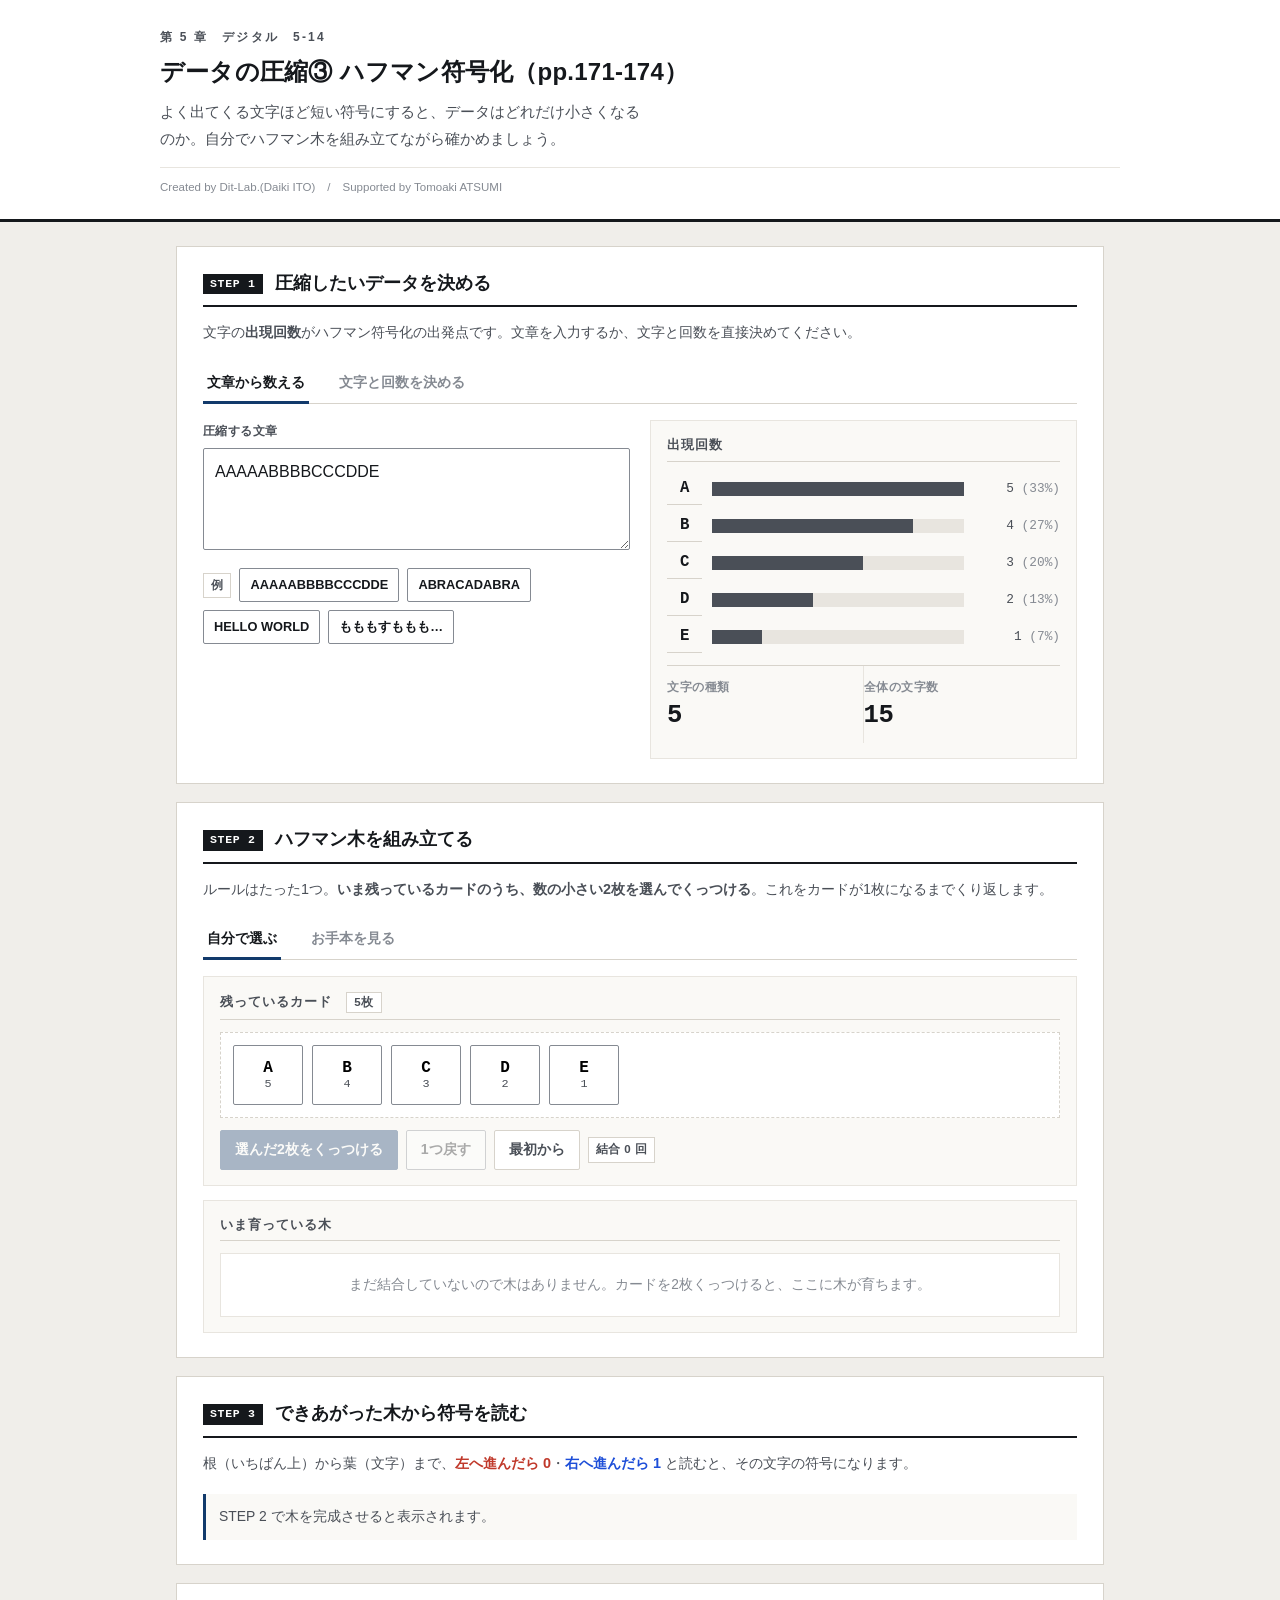
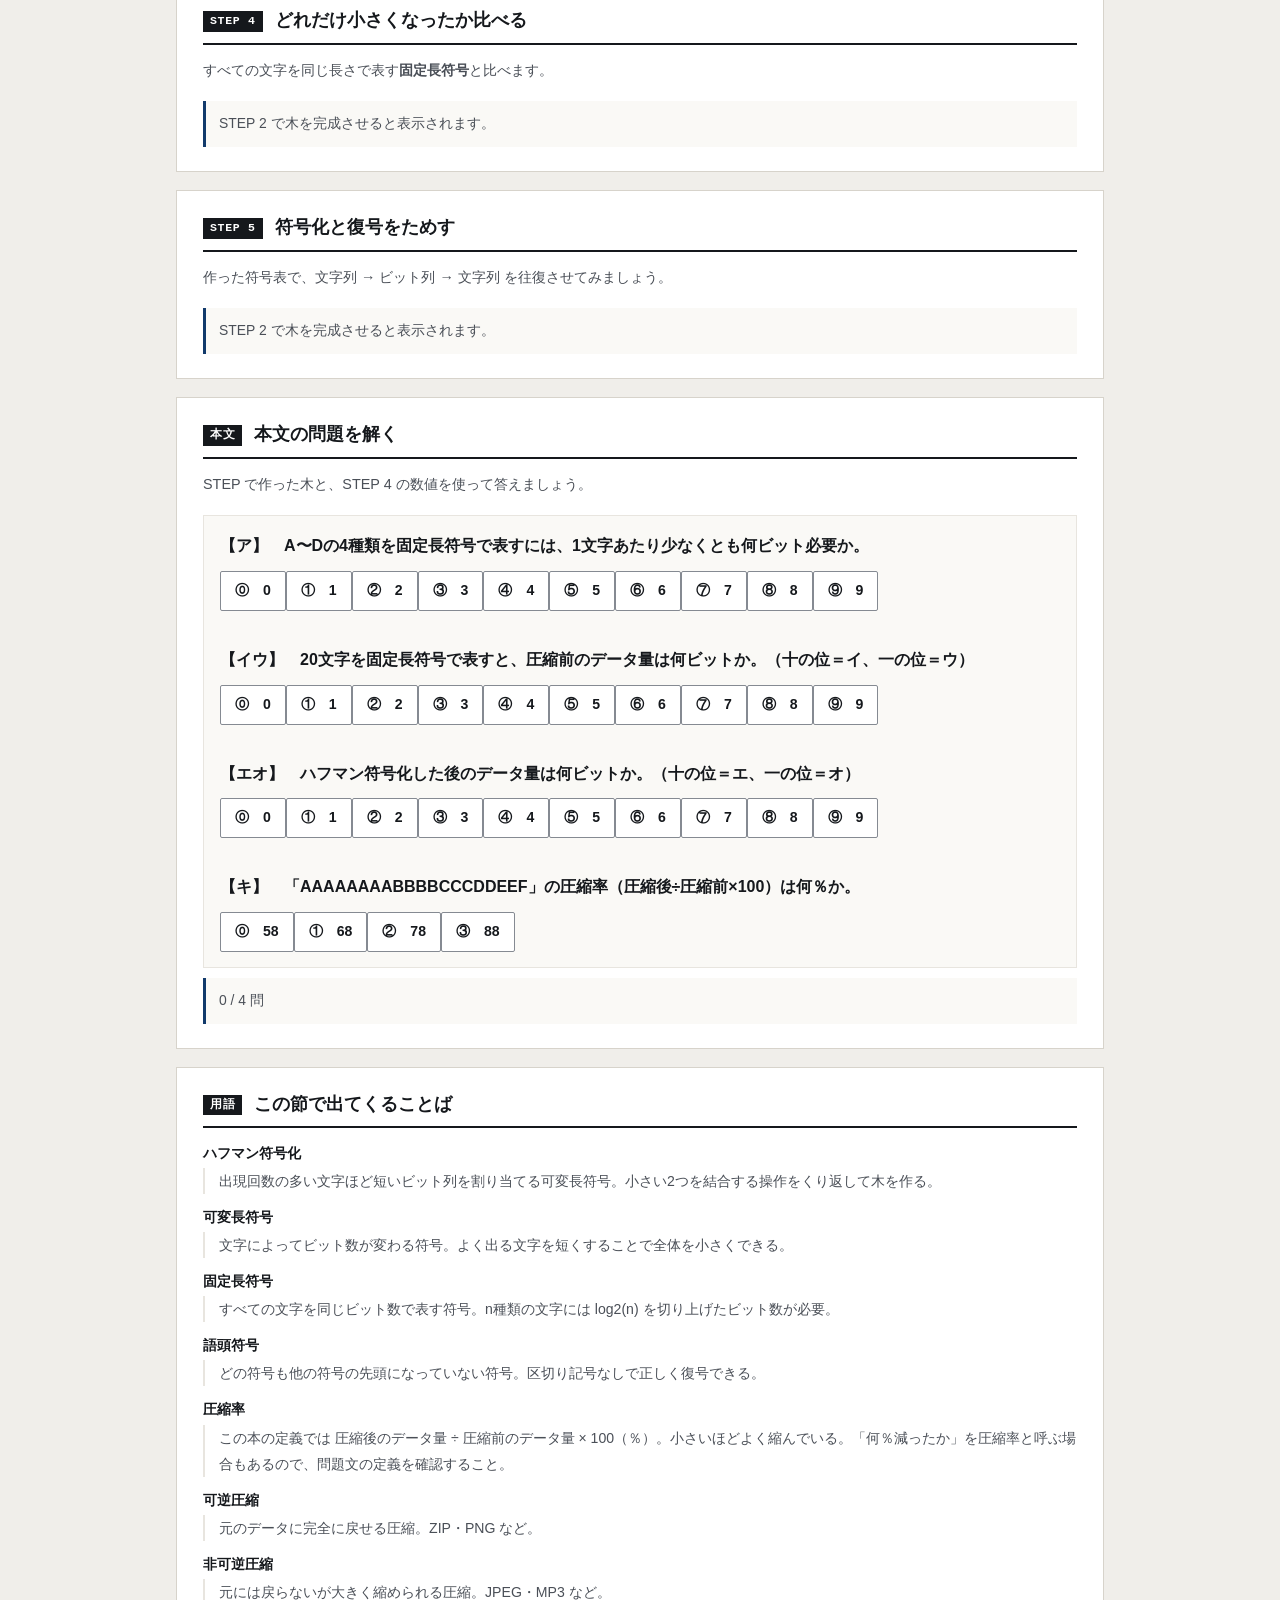
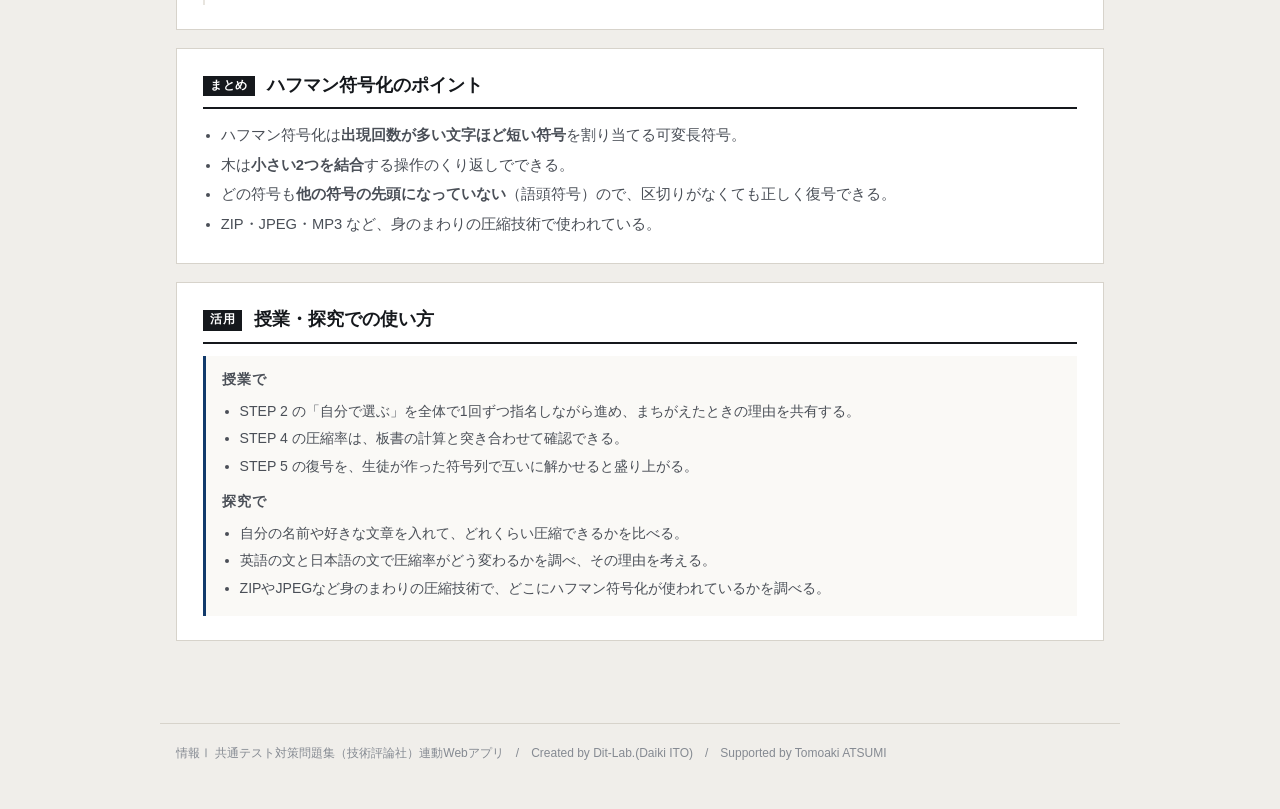
<file: index.html>
<!DOCTYPE html>
<html lang="ja">
<head>
<meta charset="UTF-8">
<meta name="viewport" content="width=device-width, initial-scale=1.0">
<title>データの圧縮③ ハフマン符号化｜情報Ⅰ共通テスト対策問題集</title>
<meta name="description" content="よく出てくる文字ほど短い符号にすると、データはどれだけ小さくなるのか。自分でハフマン木を組み立てながら確かめましょう。">
<link rel="icon" href="data:image/svg+xml,%3Csvg xmlns=%22http://www.w3.org/2000/svg%22 viewBox=%220 0 32 32%22%3E%3Crect width=%2232%22 height=%2232%22 fill=%22%2315181c%22/%3E%3Ctext x=%2216%22 y=%2222%22 font-size=%2218%22 font-family=%22monospace%22 fill=%22%23fff%22 text-anchor=%22middle%22%3E01%3C/text%3E%3C/svg%3E">
<link rel="stylesheet" href="css/style.css?v=1b60c856">
<link rel="stylesheet" href="css/app.css?v=697f6d5d">
</head>
<body>

<header class="app-header">
  <div class="inner">
    <span class="eyebrow">第 5 章　デジタル　5-14</span>
    <h1>データの圧縮③ ハフマン符号化（pp.171-174）</h1>
    <p class="lead">よく出てくる文字ほど短い符号にすると、データはどれだけ小さくなるのか。自分でハフマン木を組み立てながら確かめましょう。</p>
    <p class="credit">Created by Dit-Lab.(Daiki ITO)　/　Supported by Tomoaki ATSUMI</p>
  </div>
</header>

<main class="wrap">

  <!-- ============ STEP 1 ============ -->
  <section class="step" id="step1">
    <h2><span class="no">STEP 1</span>圧縮したいデータを決める</h2>
    <p class="desc">文字の<strong>出現回数</strong>がハフマン符号化の出発点です。文章を入力するか、文字と回数を直接決めてください。</p>

    <div class="seg" role="group" aria-label="入力方法">
      <button id="modeText" aria-pressed="true">文章から数える</button>
      <button id="modeManual" aria-pressed="false">文字と回数を決める</button>
    </div>

    <div class="grid c2" style="margin-top:16px">
      <div>
        <div id="paneText">
          <label class="fld" for="inputText">圧縮する文章</label>
          <textarea id="inputText" rows="3" spellcheck="false">AAAAABBBBCCCDDE</textarea>
          <div class="btn-row" style="margin-top:9px">
            <span class="badge">例</span>
            <button class="btn sm" data-sample="AAAAABBBBCCCDDE">AAAAABBBBCCCDDE</button>
            <button class="btn sm" data-sample="ABRACADABRA">ABRACADABRA</button>
            <button class="btn sm" data-sample="HELLO WORLD">HELLO WORLD</button>
            <button class="btn sm" data-sample="もももすももももももうち">もももすももも…</button>
          </div>
        </div>

        <div id="paneManual" hidden>
          <label class="fld">文字とその出現回数</label>
          <div class="pairs" id="pairs"></div>
          <div class="btn-row" style="margin-top:9px">
            <button class="btn sm" id="addPair">＋ 行を追加</button>
            <button class="btn sm" data-preset="A:6,B:3,C:10,D:1">例 A6 B3 C10 D1</button>
            <button class="btn sm" data-preset="A:5,B:9,C:12,D:13,E:16">例 A5 B9 C12 D13 E16</button>
          </div>
        </div>

        <div class="note ng" id="err1" hidden style="margin-top:12px"></div>
      </div>

      <div class="panel">
        <h3>出現回数</h3>
        <div id="freqBars"></div>
        <div class="metrics" style="margin-top:12px">
          <div class="metric"><div class="k">文字の種類</div><div class="v" id="mKinds">0</div></div>
          <div class="metric"><div class="k">全体の文字数</div><div class="v" id="mTotal">0</div></div>
        </div>
      </div>
    </div>
  </section>

  <!-- ============ STEP 2 ============ -->
  <section class="step" id="step2">
    <h2><span class="no">STEP 2</span>ハフマン木を組み立てる</h2>
    <p class="desc">ルールはたった1つ。<strong>いま残っているカードのうち、数の小さい2枚を選んでくっつける</strong>。これをカードが1枚になるまでくり返します。</p>

    <div class="seg" role="group" aria-label="組み立て方法">
      <button id="modeSelf" aria-pressed="true">自分で選ぶ</button>
      <button id="modeAuto" aria-pressed="false">お手本を見る</button>
    </div>

    <div class="panel" style="margin-top:16px">
      <h3>残っているカード　<span class="badge" id="poolCount">0枚</span></h3>
      <div class="pool" id="pool" role="group" aria-label="結合するカードを2枚選ぶ"></div>

      <div class="btn-row" style="margin-top:12px">
        <button class="btn primary" id="mergeBtn" disabled>選んだ2枚をくっつける</button>
        <button class="btn" id="undoBtn" disabled>1つ戻す</button>
        <button class="btn ghost" id="resetBtn">最初から</button>
        <span class="badge" id="mergeCount">結合 0 回</span>
      </div>

      <div class="btn-row" id="autoCtrl" style="margin-top:12px" hidden>
        <button class="btn" id="prevStep">◀ 前へ</button>
        <button class="btn primary" id="playBtn">▶ 自動再生</button>
        <button class="btn" id="nextStep">次へ ▶</button>
        <span class="badge" id="stepLabel">ステップ 0 / 0</span>
      </div>

      <div class="note" id="fb2" hidden style="margin-top:12px"></div>
    </div>

    <div class="panel" style="margin-top:14px">
      <h3>いま育っている木</h3>
      <div class="tree-box" id="treeBuild"></div>
    </div>
  </section>

  <!-- ============ STEP 3 ============ -->
  <section class="step" id="step3">
    <h2><span class="no">STEP 3</span>できあがった木から符号を読む</h2>
    <p class="desc">根（いちばん上）から葉（文字）まで、<strong class="bit0">左へ進んだら 0</strong>・<strong class="bit1">右へ進んだら 1</strong> と読むと、その文字の符号になります。</p>

    <div class="note info" id="lock3">STEP 2 で木を完成させると表示されます。</div>

    <div id="body3" hidden>
      <div class="tree-box" id="treeFinal"></div>
      <div class="tree-legend">
        <span class="k"><span class="sw" style="background:var(--zero)"></span>左＝0</span>
        <span class="k"><span class="sw" style="background:var(--one)"></span>右＝1</span>
        <span class="k">丸の中の数字は出現回数の合計</span>
      </div>

      <div class="grid c2" style="margin-top:16px">
        <div class="panel">
          <h3>符号表</h3>
          <div class="tbl-scroll">
            <table class="tbl">
              <thead><tr><th>文字</th><th>出現回数</th><th>符号</th><th>符号の長さ</th><th>使うビット</th></tr></thead>
              <tbody id="codeTable"></tbody>
            </table>
          </div>
        </div>
        <div class="panel">
          <h3>気づいてほしいこと</h3>
          <div id="insight"></div>
        </div>
      </div>
    </div>
  </section>

  <!-- ============ STEP 4 ============ -->
  <section class="step" id="step4">
    <h2><span class="no">STEP 4</span>どれだけ小さくなったか比べる</h2>
    <p class="desc">すべての文字を同じ長さで表す<strong>固定長符号</strong>と比べます。</p>

    <div class="note info" id="lock4">STEP 2 で木を完成させると表示されます。</div>

    <div id="body4" hidden>
      <div class="cmp">
        <div class="row fixed">
          <div class="cap"><span>固定長符号（<span id="fbits">0</span>ビット／文字）</span><span id="fTotal">0 ビット</span></div>
          <div class="track"><div class="fill" id="fFill"></div></div>
        </div>
        <div class="row huff">
          <div class="cap"><span>ハフマン符号（平均 <span id="hAvg">0</span> ビット／文字）</span><span id="hTotal">0 ビット</span></div>
          <div class="track"><div class="fill" id="hFill"></div></div>
        </div>
      </div>
      <div class="metrics" style="margin-top:16px">
        <div class="metric"><div class="k">圧縮率</div><div class="v" id="mRatio">0%</div><div class="s">圧縮後 ÷ 圧縮前 × 100</div></div>
        <div class="metric"><div class="k">削減できたビット数</div><div class="v" id="mSaved">0</div><div class="s">ビット</div></div>
        <div class="metric"><div class="k">減った割合</div><div class="v" id="mAfter">0%</div><div class="s">元を100%として</div></div>
      </div>
      <div class="note warn" style="margin-top:14px">
        <strong>この本の定義</strong>では、圧縮率＝<span class="mono">圧縮後のデータ量 ÷ 圧縮前のデータ量 × 100</span>（％）です。
        つまり<strong>圧縮率が小さいほどよく縮んでいる</strong>ことになります。
        「何％減ったか」を圧縮率と呼ぶ本もあるので、問題文の定義を必ず確認しましょう。
      </div>
    </div>
  </section>

  <!-- ============ STEP 5 ============ -->
  <section class="step" id="step5">
    <h2><span class="no">STEP 5</span>符号化と復号をためす</h2>
    <p class="desc">作った符号表で、文字列 → ビット列 → 文字列 を往復させてみましょう。</p>

    <div class="note info" id="lock5">STEP 2 で木を完成させると表示されます。</div>

    <div id="body5" hidden>
      <div class="grid c2">
        <div class="panel">
          <h3>符号化（文字 → ビット列）</h3>
          <label class="fld" for="encIn">文字列（符号表にある文字だけ）</label>
          <input type="text" id="encIn" class="mono" spellcheck="false">
          <div class="bits" id="encOut" style="margin-top:10px">—</div>
          <p style="font-size:.82rem;color:var(--ink-2);margin-top:8px" id="encStat"></p>
        </div>

        <div class="panel">
          <h3>復号（ビット列 → 文字）</h3>
          <label class="fld" for="decIn">0 と 1 のならび</label>
          <input type="text" id="decIn" class="mono" spellcheck="false" inputmode="numeric">
          <div class="bits" id="decOut" style="margin-top:10px">—</div>
          <div class="btn-row" style="margin-top:10px">
            <button class="btn sm" id="stepDecode">1文字ずつ木をたどる</button>
            <button class="btn sm ghost" id="resetDecode">最初から</button>
          </div>
          <div class="tree-box" id="treeDecode" style="margin-top:10px"></div>
        </div>
      </div>

      <div class="panel" style="margin-top:16px">
        <h3>確認クイズ　<span class="badge">正解 <span class="score" id="qScore">0</span> / <span class="score" id="qTotal">0</span></span></h3>
        <p id="qText" style="font-weight:700"></p>
        <div class="quiz-choices" id="qChoices" style="margin-top:10px"></div>
        <div class="note" id="qFb" hidden style="margin-top:10px"></div>
        <div class="btn-row" style="margin-top:10px"><button class="btn" id="qNext">次の問題</button></div>
      </div>
    </div>
  </section>


  <section class="step" id="stepBook">
    <h2><span class="no">本文</span>本文の問題を解く</h2>
    <p class="desc">STEP で作った木と、STEP 4 の数値を使って答えましょう。</p>
    <div class="panel" id="bookBox"></div>
    <div class="note" id="bookNote" style="margin-top:10px"></div>
  </section>

  <section class="step" id="glossary">
    <h2><span class="no">用語</span>この節で出てくることば</h2>
    <div id="glossBox"></div>
  </section>

  <section class="step">
    <h2><span class="no">まとめ</span>ハフマン符号化のポイント</h2>
    <ul style="margin:0;padding-left:1.2em;color:var(--ink-2);font-size:.92rem;line-height:2">
      <li>ハフマン符号化は<strong>出現回数が多い文字ほど短い符号</strong>を割り当てる可変長符号。</li>
      <li>木は<strong>小さい2つを結合</strong>する操作のくり返しでできる。</li>
      <li>どの符号も<strong>他の符号の先頭になっていない</strong>（語頭符号）ので、区切りがなくても正しく復号できる。</li>
      <li>ZIP・JPEG・MP3 など、身のまわりの圧縮技術で使われている。</li>
    </ul>
  </section>

  <section class="step">
    <h2><span class="no">活用</span>授業・探究での使い方</h2>
    <div class="use-note">
      <h3>授業で</h3>
      <ul>
        <li>STEP 2 の「自分で選ぶ」を全体で1回ずつ指名しながら進め、まちがえたときの理由を共有する。</li>
        <li>STEP 4 の圧縮率は、板書の計算と突き合わせて確認できる。</li>
        <li>STEP 5 の復号を、生徒が作った符号列で互いに解かせると盛り上がる。</li>
      </ul>
      <h3 style="margin-top:12px">探究で</h3>
      <ul>
        <li>自分の名前や好きな文章を入れて、どれくらい圧縮できるかを比べる。</li>
        <li>英語の文と日本語の文で圧縮率がどう変わるかを調べ、その理由を考える。</li>
        <li>ZIPやJPEGなど身のまわりの圧縮技術で、どこにハフマン符号化が使われているかを調べる。</li>
      </ul>
    </div>
  </section>

</main>

<footer class="app-footer">
  情報Ⅰ 共通テスト対策問題集（技術評論社）連動Webアプリ　/　Created by Dit-Lab.(Daiki ITO)　/　Supported by Tomoaki ATSUMI
</footer>

<script src="js/terms.js?v=0adfb760"></script>
<script src="js/quiz.js?v=13402362"></script>
<script src="js/huffman.js?v=e8ed4f5f"></script>
<script src="js/tree.js?v=0341ee73"></script>
<script src="js/app.js?v=5369d9d0"></script>
</body>
</html>
</file>
<file: css/style.css>
/* =========================================================
   情報Ⅰ 共通テスト対策問題集 — Web アプリ共通スタイル
   紙面（参考書）に寄せた設計。装飾色は使わず、色は意味を持つときだけ。
   ========================================================= */

:root{
  --paper:#ffffff;
  --paper-2:#faf9f6;      /* うすい紙 */
  --bg:#f0eeea;           /* 台紙 */
  --ink:#15181c;
  --ink-2:#4a4f57;
  --ink-3:#858a92;
  --rule:#d7d3cb;         /* 罫線 */
  --rule-2:#e8e5df;
  --accent:#123a6b;       /* 濃紺。主要操作と現在地だけに使う */
  --accent-w:#e9eef6;
  --zero:#c0392b;         /* 左＝0 */
  --one:#1d4ed8;          /* 右＝1 */
  --ok:#1f7a3d;   --ok-bg:#eef6f0;
  --ng:#b3261e;   --ng-bg:#fbefee;
  --warn:#8a5a00; --warn-bg:#fbf5e8;
  --font:"Hiragino Kaku Gothic ProN","Hiragino Sans","Yu Gothic Medium","Yu Gothic",
         "Noto Sans JP",Meiryo,-apple-system,BlinkMacSystemFont,sans-serif;
  --mono:"SFMono-Regular",Menlo,Consolas,"Courier New",monospace;
}

*{box-sizing:border-box}
[hidden]{display:none !important}
html{-webkit-text-size-adjust:100%}
body{
  margin:0; background:var(--bg); color:var(--ink);
  font-family:var(--font); font-size:16px; line-height:1.85;
  font-feature-settings:"palt" 1;
}
h1,h2,h3,h4{line-height:1.45; margin:0; font-weight:700}
p{margin:0 0 .75em} p:last-child{margin-bottom:0}
a{color:var(--accent)}

/* ---------- 標題 ---------- */
.app-header{background:var(--paper); border-bottom:3px solid var(--ink); padding:26px 20px 20px}
.app-header .inner{max-width:960px; margin:0 auto}
.app-header .eyebrow{
  font-size:.75rem; font-weight:700; color:var(--ink-2); letter-spacing:.18em;
  display:block; margin-bottom:7px;
}
.app-header h1{font-size:1.5rem; letter-spacing:.01em}
.app-header .lead{font-size:.92rem; color:var(--ink-2); margin-top:9px; max-width:60ch}
.app-header .credit{
  font-size:.72rem; color:var(--ink-3); margin-top:14px;
  padding-top:9px; border-top:1px solid var(--rule-2);
}

/* ---------- 版面 ---------- */
.wrap{max-width:960px; margin:0 auto; padding:24px 16px 64px}
.step{background:var(--paper); border:1px solid var(--rule); padding:24px 26px; margin-bottom:18px}
.step > h2{
  display:flex; align-items:baseline; gap:12px; font-size:1.1rem;
  padding-bottom:9px; border-bottom:2px solid var(--ink); margin-bottom:12px;
}
.step > h2 .no{
  flex:none; font-family:var(--mono); font-size:.72rem; font-weight:700;
  background:var(--ink); color:var(--paper); padding:2px 7px; letter-spacing:.06em;
  position:relative; top:-2px;
}
.step > .desc{color:var(--ink-2); font-size:.9rem; margin-bottom:18px}
.step[hidden]{display:none}

.grid{display:grid; gap:20px}
.grid > *{min-width:0}          /* 子の中身で列が広がるのを防ぐ */
@media(min-width:800px){ .grid.c2{grid-template-columns:1fr 1fr} }
@media(min-width:800px){ .grid.c21{grid-template-columns:1.45fr 1fr} }

.panel{border:1px solid var(--rule-2); background:var(--paper-2); padding:15px 16px; min-width:0}
.panel > h3{
  font-size:.8rem; font-weight:700; color:var(--ink-2); letter-spacing:.08em;
  margin-bottom:12px; padding-bottom:6px; border-bottom:1px solid var(--rule);
}

/* ---------- 部品 ---------- */
.btn{
  appearance:none; border:1px solid var(--ink-3); background:var(--paper); color:var(--ink);
  font-family:inherit; font-size:.88rem; font-weight:700; padding:8px 14px;
  border-radius:2px; cursor:pointer; min-height:40px; line-height:1.4;
  transition:background .12s, border-color .12s, color .12s;
}
.btn:hover:not(:disabled){background:var(--accent-w); border-color:var(--accent); color:var(--accent)}
.btn:disabled{opacity:.35; cursor:not-allowed}
.btn.primary{background:var(--accent); color:var(--paper); border-color:var(--accent)}
.btn.primary:hover:not(:disabled){background:#0d2c53; color:var(--paper)}
.btn.ghost{border-color:var(--rule); color:var(--ink-2)}
.btn.sm{font-size:.8rem; padding:5px 10px; min-height:34px}
.btn-row{display:flex; flex-wrap:wrap; gap:8px; align-items:center}

/* タブ（見出し下線式） */
.seg{display:flex; gap:0; border-bottom:1px solid var(--rule)}
.seg button{
  appearance:none; border:0; background:transparent; font-family:inherit; font-size:.88rem;
  font-weight:700; color:var(--ink-3); padding:9px 4px; margin-right:26px; cursor:pointer;
  border-bottom:3px solid transparent; margin-bottom:-1px; min-height:40px;
}
.seg button:hover{color:var(--ink-2)}
.seg button[aria-pressed="true"]{color:var(--ink); border-bottom-color:var(--accent)}

label.fld{display:block; font-size:.78rem; font-weight:700; color:var(--ink-2); margin-bottom:5px; letter-spacing:.04em}
input[type=text], textarea, input[type=number]{
  width:100%; font-family:inherit; font-size:1rem; color:var(--ink);
  border:1px solid var(--ink-3); border-radius:2px; padding:9px 11px;
  background:var(--paper); min-height:42px;
}
input:focus, textarea:focus{outline:2px solid var(--accent); outline-offset:-1px; border-color:var(--accent)}
.btn:focus-visible, .seg button:focus-visible, .node-card:focus-visible{outline:2px solid var(--accent); outline-offset:2px}
textarea{resize:vertical; line-height:1.7}
.mono{font-family:var(--mono)}

table.tbl{width:100%; border-collapse:collapse; font-size:.89rem}
table.tbl th, table.tbl td{border-bottom:1px solid var(--rule-2); padding:7px 10px; text-align:right}
table.tbl th:first-child, table.tbl td:first-child{text-align:left}
table.tbl thead th{border-bottom:1.5px solid var(--ink); font-size:.76rem; color:var(--ink-2); font-weight:700; white-space:nowrap}
.tbl-scroll{overflow-x:auto; -webkit-overflow-scrolling:touch; max-width:100%}

.note{padding:10px 13px; font-size:.87rem; border-left:3px solid var(--ink-3); background:var(--paper-2); overflow-wrap:break-word; word-break:break-word}
.note.ok{background:var(--ok-bg); border-left-color:var(--ok); color:#123f22}
.note.ng{background:var(--ng-bg); border-left-color:var(--ng); color:#6d1a15}
.note.info{background:var(--paper-2); border-left-color:var(--accent); color:var(--ink-2)}
.note.warn{background:var(--warn-bg); border-left-color:var(--warn); color:#5c3d00}
.note[hidden]{display:none}

.badge{
  display:inline-block; font-size:.72rem; font-weight:700; padding:1px 7px;
  border:1px solid var(--rule); color:var(--ink-2); background:var(--paper); letter-spacing:.04em;
}

/* 数値は罫線で仕切るだけ。カードにしない */
.metrics{display:flex; flex-wrap:wrap; gap:0; border-top:1px solid var(--rule)}
.metric{flex:1 1 130px; padding:11px 14px 11px 0; border-right:1px solid var(--rule-2)}
.metric:last-child{border-right:0}
.metric .k{font-size:.74rem; color:var(--ink-3); font-weight:700; letter-spacing:.05em}
.metric .v{font-size:1.6rem; font-weight:700; line-height:1.3; font-family:var(--mono); letter-spacing:-.01em}
.metric .s{font-size:.76rem; color:var(--ink-2)}

.bit0{color:var(--zero); font-weight:700}
.bit1{color:var(--one); font-weight:700}

.app-footer{
  max-width:960px; margin:0 auto; padding:18px 16px 44px; color:var(--ink-3);
  font-size:.75rem; border-top:1px solid var(--rule);
}
.sr-only{position:absolute;width:1px;height:1px;overflow:hidden;clip:rect(0 0 0 0);white-space:nowrap}

@media(max-width:640px){
  body{font-size:15px}
  .app-header{padding:20px 16px 16px}
  .app-header h1{font-size:1.16rem}
  .wrap{padding:16px 12px 52px}
  .step{padding:18px 15px}
  .seg button{margin-right:18px; font-size:.84rem}
  .metric{flex-basis:50%; border-right:0}
}
@media (prefers-reduced-motion:reduce){ *{animation:none!important; transition:none!important} }

/* ---------- 自分のデータ・共有・印刷 ---------- */
.toolbar{display:flex; flex-wrap:wrap; gap:8px; align-items:center; margin-top:12px;
  padding-top:12px; border-top:1px solid var(--rule-2)}
.toolbar .hint{font-size:.78rem; color:var(--ink-3)}
.paste-area{width:100%; min-height:110px; font-family:var(--mono); font-size:.86rem}
.use-note{background:var(--paper-2); border-left:3px solid var(--accent); padding:14px 16px; font-size:.88rem}
.use-note h3{font-size:.86rem; letter-spacing:.06em; margin-bottom:8px; color:var(--ink-2)}
.use-note ol, .use-note ul{margin:0; padding-left:1.25em; line-height:1.95; color:var(--ink-2)}

@media print{
  body{background:#fff}
  .app-header{border-bottom:2px solid #000}
  .step{border:1px solid #bbb; break-inside:avoid; page-break-inside:avoid; margin-bottom:12px}
  .btn, .seg, .toolbar, input[type=range]{display:none !important}
  .note{border-left-width:2px}
  a[href]:after{content:""}
}

/* ---------- 入力グリッド ---------- */
.dg-scroll{overflow:auto; -webkit-overflow-scrolling:touch; border:1px solid var(--rule); background:var(--paper); max-height:420px}
table.dg{border-collapse:collapse; font-family:var(--mono); font-size:.9rem; min-width:100%}
table.dg th, table.dg td{border:1px solid var(--rule-2); padding:0}
table.dg thead th{background:var(--paper-2); position:sticky; top:0; z-index:2}
table.dg .dg-n{background:var(--paper-2); color:var(--ink-3); font-size:.76rem; font-weight:400;
  text-align:center; min-width:34px; padding:0 4px; position:sticky; left:0; z-index:1}
table.dg .dg-corner{background:var(--paper-2); min-width:34px; position:sticky; left:0; z-index:3}
table.dg .dg-act{background:var(--paper-2); width:34px}
.dg-h, .dg-c{width:100%; min-width:96px; border:0; background:transparent; font-family:inherit;
  font-size:.9rem; padding:8px 9px; color:var(--ink); min-height:38px}
.dg-h{font-weight:700; font-family:var(--font); font-size:.82rem; color:var(--ink-2)}
.dg-c.num{text-align:right}
.dg-c:focus, .dg-h:focus{outline:2px solid var(--accent); outline-offset:-2px; background:var(--accent-w)}
.dg-del{border:0; background:transparent; color:var(--ink-3); cursor:pointer; width:32px; height:34px; font-size:1rem}
.dg-del:hover{color:var(--ng)}
.dg-tools{display:flex; flex-wrap:wrap; gap:8px; align-items:center; margin-top:10px}
.dg-hint{font-size:.76rem; color:var(--ink-3)}

/* ---------- ファイル読み込み ---------- */
.filebox{display:flex; flex-wrap:wrap; gap:10px; align-items:center; padding:12px;
  border:1px dashed var(--rule); background:var(--paper-2)}
.filebox input[type=file]{font-size:.85rem; font-family:inherit; max-width:100%}
.filebox .sel{max-width:220px}
.filelabel{display:inline-flex; align-items:center; gap:6px; font-size:.85rem; font-weight:700;
  border:1px solid var(--ink-3); background:var(--paper); padding:8px 14px; border-radius:2px; cursor:pointer; min-height:40px}
.filelabel:hover{border-color:var(--accent); color:var(--accent); background:var(--accent-w)}
.filelabel input{display:none}

/* ---------- 用語解説 ---------- */
.term{position:relative; border-bottom:1.5px dotted var(--accent); cursor:help; color:var(--accent); font-weight:700}
.term .term-pop{display:none; position:absolute; left:0; top:1.7em; z-index:50; width:min(300px,78vw);
  background:var(--paper); border:1px solid var(--ink-3); box-shadow:0 6px 20px rgba(0,0,0,.14);
  padding:10px 12px; font-size:.82rem; font-weight:400; color:var(--ink-2); line-height:1.75;
  border-left:3px solid var(--accent); cursor:auto; text-align:left}
.term .term-pop b{display:block; color:var(--ink); font-size:.86rem; margin-bottom:3px}
.term.open .term-pop{display:block}
dl.gloss{margin:0; font-size:.88rem}
dl.gloss dt{font-weight:700; color:var(--ink); margin-top:10px}
dl.gloss dt:first-child{margin-top:0}
dl.gloss dd{margin:2px 0 0; color:var(--ink-2); line-height:1.85; padding-left:1em; border-left:2px solid var(--rule-2)}
@media print{ .term{border-bottom:0; color:inherit} .term .term-pop{display:none !important} }

/* ---------- スマホ・タブレット ---------- */
@media (max-width:1024px){
  /* iOS で入力時に画面が勝手に拡大するのを防ぐ（16px 未満だとズームする） */
  input[type=text], input[type=number], textarea, select, .dg-c, .dg-h{ font-size:16px }
  .dg-c, .dg-h{ min-width:110px }
}
@media (max-width:820px){
  .grid.c2,.grid.c21{grid-template-columns:1fr}
  .dg-scroll{max-height:340px}
  .filebox{flex-direction:column; align-items:stretch}
  .filebox .sel{max-width:100%}
  .term .term-pop{left:auto; right:0; width:min(280px,86vw)}
}
@media (max-width:480px){
  .step > h2{font-size:1rem; flex-wrap:wrap}
  .metrics{gap:0}
  .metric{flex-basis:50%; padding-right:10px}
  .metric .v{font-size:1.3rem}
  .btn{padding:8px 12px}
  .dg-tools{gap:6px}
  .dg-hint{width:100%}
}
/* タッチ操作でのスクロールを滑らかに */
.tbl-scroll, .dg-scroll, .tree-box{ -webkit-overflow-scrolling:touch; overscroll-behavior-x:contain }

/* 幅指定つきの入力欄がスマートフォンではみ出さないようにする */
input[type=text], input[type=number], input[type=search], textarea, select{ max-width:100% }
.btn-row > label{ min-width:0; max-width:100% }
.btn-row > label input, .btn-row > label select{ max-width:100% }

/* 共通：○×判定・並べかえ（quiz.js 用） */
.abcde{border:1px solid var(--rule); border-radius:3px; overflow:hidden}
.abcde > div{border-top:1px solid var(--rule); padding:10px 12px}
.abcde > div:first-child{border-top:0}
.abcde .st{display:flex; gap:10px; align-items:flex-start; flex-wrap:wrap}
.abcde .st .k{font-weight:700; font-family:var(--mono); min-width:1.4em}
.abcde .st .t{flex:1; min-width:12em}
.abcde .jb{display:flex; gap:6px}
.abcde .jb .btn{min-width:3.4em; padding:6px 10px; text-align:center}
.prep{display:grid; grid-template-columns:repeat(auto-fit,minmax(150px,1fr)); gap:10px; margin-top:10px}
.prep .slot{border:1px dashed var(--ink-3); border-radius:3px; padding:10px; min-height:92px; background:var(--paper)}
.prep .slot.filled{border-style:solid}
.prep .slot .tag{font:700 .74rem/1.4 var(--mono); color:var(--accent); display:block; margin-bottom:6px}
.prep .slot .txt{font-size:.86rem; line-height:1.7}
.cards{display:flex; flex-wrap:wrap; gap:8px; margin-top:10px}
.cards .c{border:1px solid var(--ink-3); border-radius:3px; padding:9px 12px; background:var(--paper);
  cursor:pointer; font-size:.88rem; max-width:100%; text-align:left; font-family:inherit; color:var(--ink)}
.cards .c:hover{background:var(--warn-bg)}
.cards .c.used{opacity:.35; pointer-events:none}

/* --- 予想してから実行 --- */
.pmark{display:inline-block; background:var(--accent); color:#fff; font-size:.7rem; font-weight:700;
  letter-spacing:.08em; padding:2px 7px; border-radius:2px; margin-right:8px; vertical-align:2px}
input.pin{font-size:1.05rem; padding:7px 10px; border:1px solid var(--rule); border-radius:3px;
  width:9em; max-width:100%; background:#fff}
.btn-row .unit{color:var(--muted); font-size:.9rem}
.choice4 .btn.on{border-color:var(--accent); box-shadow:inset 0 0 0 1px var(--accent); font-weight:700}
/* 設問文の見出し（flex ではなく通常の段落。.qhead は左右振り分け用なので用途が別） */
.pq{margin:0 0 10px; font-weight:700; line-height:1.85}
</file>
<file: css/app.css>
/* ハフマン符号化アプリ固有スタイル */

/* --- 出現回数の棒 --- */
.freqbar{display:grid; grid-template-columns:2.2em 1fr 5.4em; align-items:center; gap:10px; margin-bottom:6px}
.freqbar .ch{font-family:var(--mono); font-weight:700; text-align:center; font-size:.98rem;
  border-bottom:1px solid var(--rule); padding-bottom:1px}
.freqbar .track{display:block; background:var(--rule-2); height:14px; overflow:hidden}
.freqbar .fill{display:block; height:100%; background:var(--ink-2); width:0; transition:width .45s ease}
.freqbar .n{font-size:.8rem; color:var(--ink-2); text-align:right; font-family:var(--mono)}

/* --- 文字と回数の入力 --- */
.pairs{display:flex; flex-direction:column; gap:7px}
.pair{display:grid; grid-template-columns:1fr 1fr auto; gap:7px; align-items:center}
.pair .del{border:1px solid var(--rule); background:var(--paper); border-radius:2px;
  width:40px; height:40px; font-size:1rem; color:var(--ink-3); cursor:pointer; line-height:1}
.pair .del:hover{color:var(--ng); border-color:var(--ng)}

/* --- カード（結合するノード） --- */
.pool{display:flex; flex-wrap:wrap; gap:9px; min-height:86px; padding:12px;
  border:1px dashed var(--rule); background:var(--paper)}
.node-card{
  position:relative; min-width:70px; padding:8px 12px; cursor:pointer;
  background:var(--paper); border:1px solid var(--ink-3); border-radius:2px;
  text-align:center; font-family:inherit; transition:border-color .12s, background .12s;
}
.node-card .label{font-family:var(--mono); font-weight:700; font-size:1rem; display:block; word-break:break-all}
.node-card .freq{font-size:.74rem; color:var(--ink-2); display:block; font-family:var(--mono)}
.node-card.leaf{border-style:solid}
.node-card.internal{border-style:dashed; background:var(--paper-2)}
.node-card[aria-pressed="true"]{border:2px solid var(--accent); background:var(--accent-w); padding:7px 11px}
.node-card.shake{animation:shake .3s}
@keyframes shake{0%,100%{transform:translateX(0)}25%{transform:translateX(-5px)}75%{transform:translateX(5px)}}
.node-card:disabled{cursor:default}

/* --- 木（SVG） --- */
.tree-box{border:1px solid var(--rule-2); background:var(--paper); overflow:auto; -webkit-overflow-scrolling:touch}
.tree-box svg{display:block; margin:0 auto; min-width:100%}
.tree-legend{display:flex; gap:18px; flex-wrap:wrap; font-size:.79rem; color:var(--ink-2); margin-top:8px; align-items:center}
.tree-legend .k{display:inline-flex; align-items:center; gap:5px}
.tree-legend .sw{width:20px; height:2px; display:inline-block}
svg .edge{stroke:var(--ink-3); stroke-width:1.6; fill:none}
svg .edge.e0{stroke:var(--zero)} svg .edge.e1{stroke:var(--one)}
svg .edge.hot{stroke-width:3.5}
svg .nd-leaf{fill:#fff; stroke:var(--ink); stroke-width:1.6}
svg .nd-int{fill:var(--paper-2); stroke:var(--ink-3); stroke-width:1.4; stroke-dasharray:3 2}
svg .nd-hot{stroke:var(--accent); stroke-width:3; stroke-dasharray:none}
svg text{font-family:var(--mono); dominant-baseline:middle; text-anchor:middle}
svg .t-ch{font-size:16px; font-weight:700; fill:#15181c}
svg .t-fq{font-size:11px; fill:#6b7078}
svg .t-code{font-size:11px; font-weight:700; fill:#15181c}
svg .t-bit{font-size:12px; font-weight:700}
svg .t-bit.b0{fill:var(--zero)} svg .t-bit.b1{fill:var(--one)}
svg .bitbg{fill:#fff; stroke-width:1}
svg .bitbg.b0{stroke:var(--zero)} svg .bitbg.b1{stroke:var(--one)}

/* --- ビット数の比較 --- */
.cmp{display:flex; flex-direction:column; gap:14px}
.cmp .row .cap{display:flex; justify-content:space-between; font-size:.83rem; margin-bottom:5px; gap:10px}
.cmp .row .cap strong{font-family:var(--mono)}
.cmp .track{height:26px; background:var(--rule-2)}
.cmp .fill{height:100%; width:0; transition:width .5s ease; display:flex; align-items:center;
  justify-content:flex-end; padding-right:8px; color:#fff; font-size:.78rem; font-weight:700;
  font-family:var(--mono); white-space:nowrap}
.cmp .fixed .fill{background:var(--ink-3)}
.cmp .huff .fill{background:var(--accent)}

/* --- ビット列 --- */
.bits{font-family:var(--mono); font-size:.92rem; line-height:2.1; word-break:break-all;
  background:var(--paper); border:1px solid var(--rule-2); padding:10px 12px}
.bits .g{display:inline-block; margin:0 6px 3px 0; padding:0 5px; border:1px solid var(--rule)}
.bits .g.hot{border-color:var(--accent); background:var(--accent-w)}
.chip{display:inline-block; font-family:var(--mono); font-weight:700; padding:1px 7px; margin:2px;
  border:1px solid var(--rule)}

/* --- 確認クイズ --- */
.quiz-choices{display:grid; gap:8px; grid-template-columns:repeat(auto-fit,minmax(128px,1fr))}
.quiz-choices .btn{font-family:var(--mono); font-size:.98rem}
.quiz-choices .btn.correct{background:var(--ok-bg); border-color:var(--ok); color:var(--ok)}
.quiz-choices .btn.wrong{background:var(--ng-bg); border-color:var(--ng); color:var(--ng)}
.score{font-family:var(--mono); font-weight:700}
.locked{pointer-events:none}
</file>
